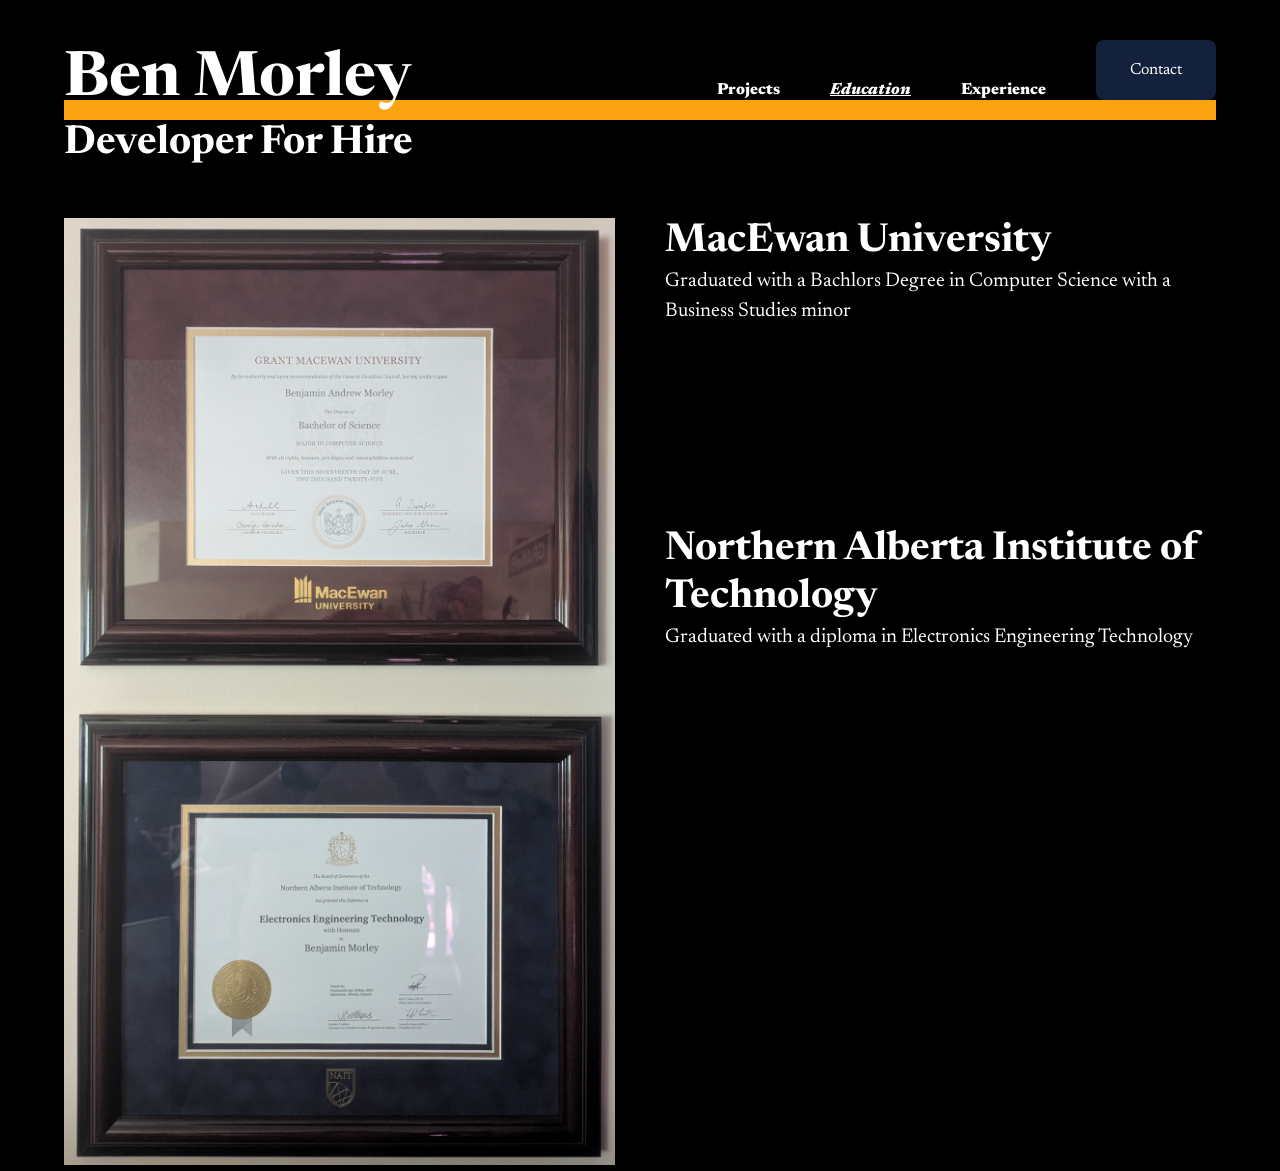
<file: education.html>
<!DOCTYPE html>
<html lang="en">
<head>
    <meta charset="UTF-8">
    <meta name="viewport" content="width=device-width, initial-scale=1.0">
    <link rel="preconnect" href="https://fonts.googleapis.com">
    <link rel="preconnect" href="https://fonts.gstatic.com" crossorigin>
    <link href="https://fonts.googleapis.com/css2?family=Newsreader:ital,opsz,wght@0,6..72,200..800;1,6..72,200..800&display=swap" rel="stylesheet">
    <title>Education</title>
    <link rel="stylesheet" href="css/app.css">
    <link rel="stylesheet" href="css/education.css">
</head>
<body>
    <div class="container">
        <header>
            <!-- Navigation -->
            <nav class="navbar">
                <a class="logo" href="index.html"><h1>Ben Morley</h1></a>
                <ul class="nav-btn-container">
                    <li><a class="nav-btn" href="projects.html">Projects</a></li>
                    <li><a class="nav-btn nav-btn-current" href="education.html">Education</a></li>
                    <li><a class="nav-btn" href="experience.html">Experience</a></li>
                    <li><a class="btn btn-primary" href="contact.html">Contact</a></li>
                </ul>
            </nav>
            <hr class="divider-bar">
            <h3 class="subtitle">Developer For Hire</h3>

        <section class="post-secondary-section">
            <div class="post-secondary-grid-container">
                
                <div>
                    <img class="post-secondary-img" src="images/degrees.jpg" alt="Picture of degrees">
                </div>
                
                <div class="post-secondary-headings-container">
                    <div>
                        <h3>MacEwan University</h3>
                        <p>
                            Graduated with a Bachlors Degree in Computer Science with a Business 
                            Studies minor
                        </p>
                    </div>
                    <div>
                        <h3>Northern Alberta Institute of Technology</h3>
                        <p>
                            Graduated with a diploma in Electronics Engineering Technology
                        </p>
                    </div>
                    
                </div>

            </div>
        </section>
        </header>

    </div>   
</body>
</html>
</file>
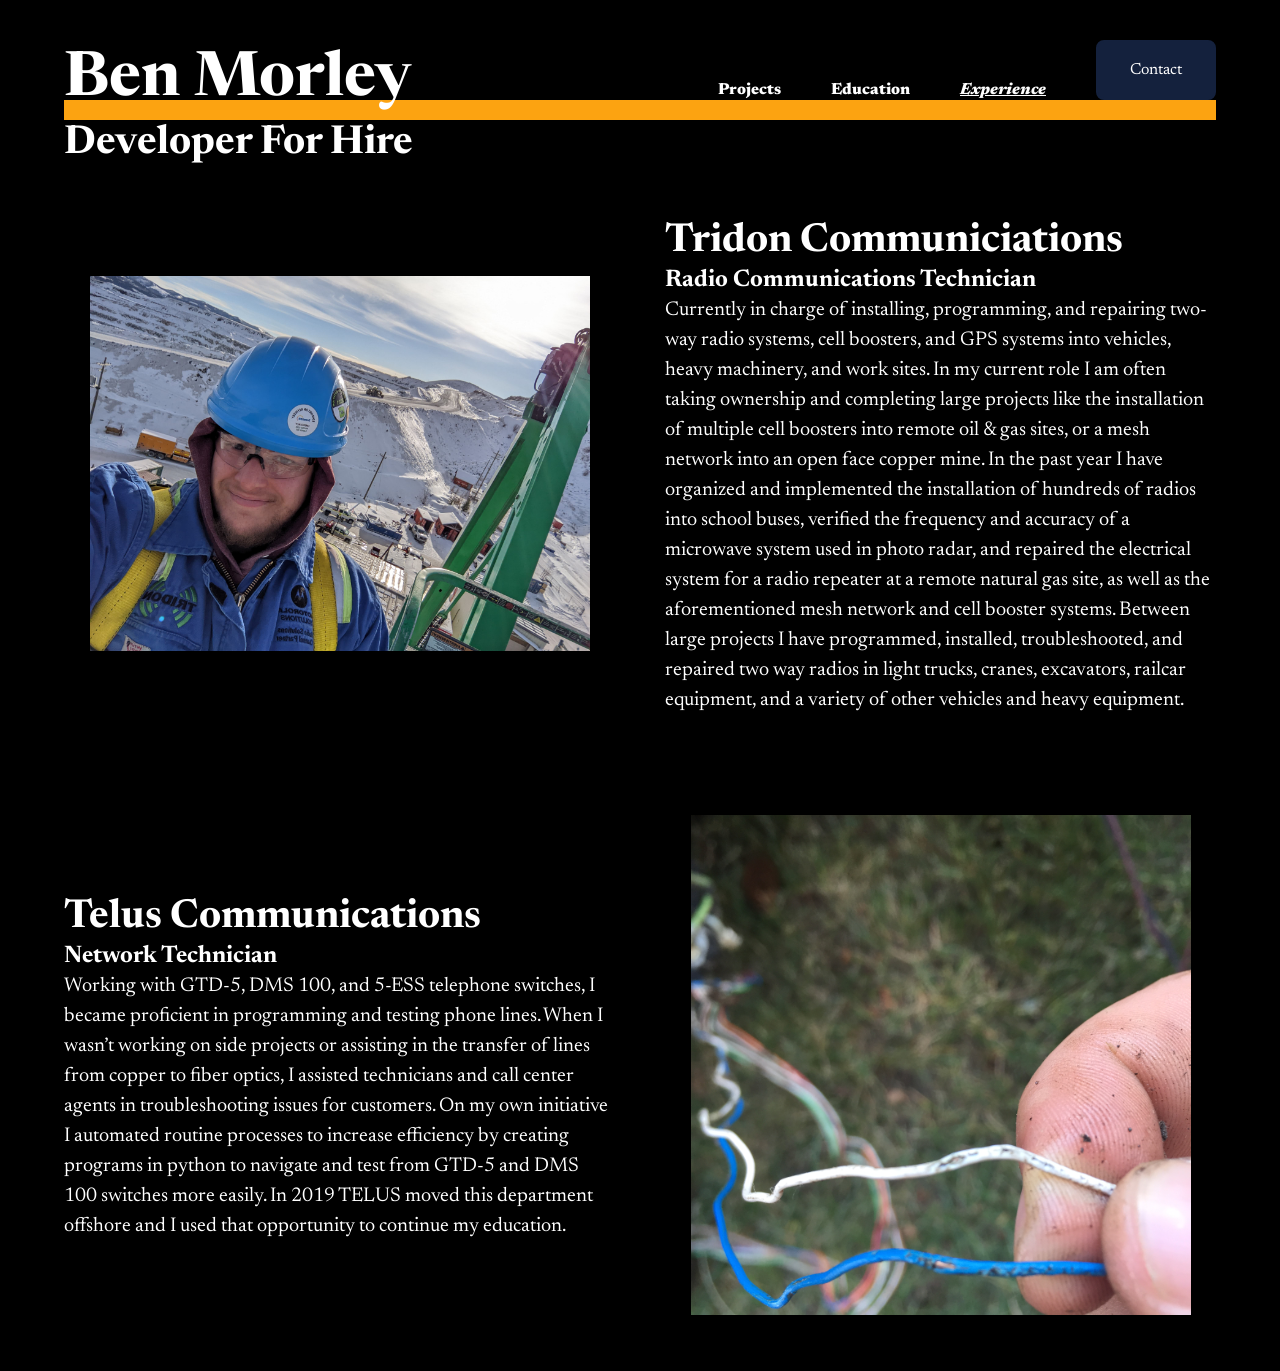
<file: experience.html>
<!DOCTYPE html>
<html lang="en">
<head>
    <meta charset="UTF-8">
    <meta name="viewport" content="width=device-width, initial-scale=1.0">
    <link rel="preconnect" href="https://fonts.googleapis.com">
    <link rel="preconnect" href="https://fonts.gstatic.com" crossorigin>
    <link href="https://fonts.googleapis.com/css2?family=Newsreader:ital,opsz,wght@0,6..72,200..800;1,6..72,200..800&display=swap" rel="stylesheet">
    <title>Experience</title>
    <link rel="stylesheet" href="css/app.css">
    <link rel="stylesheet" href="css/experience.css">
</head>
<body>
    <div class="container">
        <header>
            <!-- Navigation -->
            <nav class="navbar">
                <a class="logo" href="index.html"><h1>Ben Morley</h1></a>
                <ul class="nav-btn-container">
                    <li><a class="nav-btn" href="projects.html">Projects</a></li>
                    <li><a class="nav-btn" href="education.html">Education</a></li>
                    <li><a class="nav-btn nav-btn-current" href="experience.html">Experience</a></li>
                    <li><a class="btn btn-primary" href="contact.html">Contact</a></li>
                </ul>
            </nav>
            <hr class="divider-bar">
            <h3 class="subtitle">Developer For Hire</h3>
        </header>

        <section class="exp-section">
            <div class="exp-grid-container">
                <div>
                    <img class="exp-img" src="images/copper_mountain.jpg" alt="Ben Morley at Copper Mountain mine">
                </div>
                <div>
                    <h3>Tridon Communiciations</h3>
                    <h5>Radio Communications Technician</h5>
                    <p>
                        Currently in charge of installing, programming, 
                        and repairing two-way radio systems, cell boosters, 
                        and GPS systems into vehicles, heavy machinery, and work sites. 
                        In my current role I am often taking ownership and completing 
                        large projects like the installation of multiple cell boosters 
                        into remote oil & gas sites, or a mesh network into an open face 
                        copper mine. In the past year I have organized and implemented 
                        the installation of hundreds of radios into school buses, 
                        verified the frequency and accuracy of a microwave system used 
                        in photo radar, and repaired the electrical system for a radio 
                        repeater at a remote natural gas site, as well as the 
                        aforementioned mesh network and cell booster systems. 
                        Between large projects I have programmed, installed, 
                        troubleshooted, and repaired two way radios in light trucks, 
                        cranes, excavators, railcar equipment, and a variety of 
                        other vehicles and heavy equipment. 
                    </p>
                </div>
                <div>
                    <h3>Telus Communications</h3>
                    <h5>Network Technician</h5>
                    <p>
                        Working with GTD-5, DMS 100, and 5-ESS telephone 
                        switches, I became proficient in programming and 
                        testing phone lines. When I wasn’t working on side 
                        projects or assisting in the transfer of lines from 
                        copper to fiber optics, I assisted technicians and 
                        call center agents in troubleshooting issues for 
                        customers. On my own initiative I automated routine 
                        processes to increase efficiency by creating programs 
                        in python to navigate and test from GTD-5 and 
                        DMS 100 switches more easily.  In 2019 TELUS moved 
                        this department offshore and I used that opportunity 
                        to continue my education.
                    </p>
                </div>
                <div>
                    <img class="exp-img" src="images/wires.JPEG" alt="One pair of blue/white telephone wires">
                </div>
            </div>
        </section>
    </div>
</body>
</html>
</file>
<file: css/app.css>
/*         Style Guide

---------- TYPOGRAPHY ---------- 

FONT SIZES
12 / 16 / 20 / 24 / 32 / 40 / 48 / 62 (PX)

FONT WEIGHTS
400 / 700

LINE HEIGHTS
1.2 / 1.5

LETTER SPACING
0 / -2 (PX)

FONT FAMILY
Newsreader


---------- BORDER RADIUS ---------- 

4px / 8px / 20px

---------- SPACING SYSTEM ----------

5
10
15
20
25
30
40
50
60
70
80
90
100
125
150
200
250
300
400
500

*/

/* ------------- GLOBAL STYLES  ------------- */

:root {
  /* fontsize */
  --text-sm: 1.2rem;
  --text-base: 1.6rem;
  --text-paragraph: 2rem;
  --text-h5: 2.4rem;
  --text-h4: 3.2rem;
  --text-h3: 4.0rem;
  --text-h2: 4.8rem;
  --text-h1: 6.2rem;

  /* font weight */
  --font-weight-normal: 400;
  --font-weight-bold: 700;

  /* line hieght */
  --line-height-tight: 1.2;
  --line-height-normal: 1.5;

  /* letter spacing */
  --letter-spaceing-tight: 0px;

  /* font family */
  --font-family: 'Newsreader', serif;

/* colours */
  --primary: #14213d;
  --primary-tint: #e8eefc;
  --primary-shade: #0d1527;

  --secondary: #ffffff;
  --secondary-tint: #f8f9fa;
  --secondary-shade: #e9ecef;

  --tertiary: #fca311;
  --tertiary-tint: #fff3db;
  --tertiary-shade: #cc8000;

  --grey: #495057;
  --grey-tint: #f1f3f5;
  --grey-shade: #212529;
  --white: #ffffff;
  --black: #000000;

  /* misc */
  --nav-height: 100px;

}

* {
  box-sizing: border-box;
  margin: 0;
  padding: 0;
}

html {
  font-size: 62.5%;
}

body {
  background-color: var(--black);
  font-family: var(--font-family);
  font-weight: var(--font-weight-normal);
  line-height: var(--line-height-normal);
  color: var(--white);
}

.container {
  max-width: 1200px;
  width: 90%;
  margin: 0 auto;
}

h1, h2, h3, h4, h5 {
  font-weight: var(--font-weight-bold);
  line-height: var(--line-height-tight);
  letter-spacing: var(--letter-spaceing-tight);
  color: var(--white);
}

h1 {
  font-size: var(--text-h1);
}

h2 {
  font-size: var(--text-h2);
}

h3 {
  font-size: var(--text-h3);
}

h4 {
  font-size: var(--text-h4);
}

h5 {
  font-size: var(--text-h5);
}

p {
  font-size: var(--text-paragraph);
}

a {
  text-decoration: none;
  font-size: var(--text-base);
  display: inline-block;
}

a:link, a:visited, a:hover, a:active{
  color: var(--white);
}

span {
  display: inline-block;
}

ul {
  list-style: none;
}

.small-text{
  font-size: var(--text-sm);
}

/* ------------- COMPONENTS  ------------- */

.btn {
  font-weight: 400;
  font-size: var(--text-base);
  text-decoration: none;
  padding: 1.6rem 3.2rem;
  border-radius: 8px;
}

.btn-primary:link, .btn-primary:visited {
  background-color: var(--primary);
  color: var(--white);
  border: 2px solid var(--primary);
}

.btn-primary:hover, .btn-primary:active {
  background-color: var(--primary-shade);
  color: var(--white);
  border: 2px solid var(--primary-shade);
  transform: scale(1.05, 1.05);
  box-shadow: 0px 3px 6px 0px var(--grey);
}

.btn-primary-outline:link, .btn-primary-outline:visited {
  color: var(--primary);
  background-color: var(--white);
  border: 2px solid var(--primary);

}

.btn-primary-outline:hover, .btn-primary-outline:active {
  color: var(--primary-shade);
  background-color: var(--white);
  border: 2px solid var(--primary-shade);
  transform: scale(1.05, 1.05);
  box-shadow: 0px 3px 6px 0px var(--grey);
}

.btn-secondary:link, .btn-secondary:visited {
  background-color: var(--secondary);
  color: var(--white);
  border: 2px solid var(--secondary);
}

.btn-secondary:hover, .btn-secondary:active {
  background-color: var(--secondary-shade);
  color: var(--white);
  border: 2px solid var(--secondary-shade);
  transform: scale(1.05, 1.05);
  box-shadow: 0px 3px 6px 0px var(--grey);
}

.divider-bar {
    background-color: var(--tertiary);
    color: var(--tertiary);
    border: none;
    height: 2rem;
    margin: 0;
    padding: 0;
}

.highlight {
  color: var(--white);
  padding: .4rem 0.8rem;
  border-radius: 4px;
}

.highlight-primary {
  background-color: var(--primary);
}

.highlight-secondary {
  background-color: var(--secondary);
}

.highlight-tertiary {
  background-color: var(--tertiary);
}

.logo-md {
  width: 100px;
}

.logo-sm {
  width: 80px;
}

.chat-container {
  height: 7rem;
  width: 7rem;
  background-color: var(--tertiary);
  border-radius: 50%;
  display: flex;
  justify-content: center;
  align-items: center;
  position: fixed;
  bottom: 2rem;
  right: 2rem;
}

.chat-icon {
  width: 5rem;
  height: 5rem;
}



/* .modal {
  position: fixed;
  top: 0;
  left: 0;
  width: 100%;
  height: 100%;
  display: flex;
  flex-direction: column;
  align-items: center;
  justify-content: center;
  z-index: 999;
} */

/* ------------- SECTIONS ------------- */


/* ----- NAV BAR ----- */

.navbar { 
  height: var(--nav-height);
  display: flex;
  justify-content: space-between;
  align-items: flex-end;
}

.nav-btn-container {
  display: flex;
  list-style: none;
  gap: 5rem;
  margin: 0;
  padding: 0;

  align-items: flex-end;
}

.nav-btn {
  font-weight: 800;
  font-size: var(--text-base);
  text-decoration: none;
  color: var(--secondary); 
  display: inline-block;
  line-height: 1;
}

.nav-btn:hover, .nav-btn:active {
  color: var(--white);
  transform: scale(1.3, 1.3);
  font-style: italic; 
}

.nav-btn-current {
  font-style: italic;
  text-decoration: underline;
}

.logo {
  text-decoration: none;
  margin: 0;
  padding: 0;
}

.logo h1 {
  margin: 0;
  padding: 0;
  line-height: 0.65;
}

.logo:hover, .logo:active {
  color: var(--white);
  font-style: italic;
}

.subtitle {
  margin-bottom: 5rem;
}



/* ----- FOOTER  ----- */

.footer {
  display: flex;
  flex-direction: column;
  align-items: center;
  gap: 1rem;
  margin-bottom: 3.2rem;
}

.social-icons-container {
  display: flex;
  gap: 1.6rem;
}

.footer-links-container {
  display: flex;
  gap: 1rem;
}

.social-icons {
  width: 20px;
}

.heart-icon {
  color: var(--secondary);
}
</file>
<file: css/education.css>
/*  Education Page



*/



/* .post-secondary-section {
    display: flex;
    flex-direction: column;
    justify-content: center;
    align-items: center;
} */

.post-secondary-grid-container {
  display: grid;
  grid-template-columns: 1fr 1fr;
  column-gap: 5rem;
  align-items: top;
}

/* New class to manage the stacked headings on the right */
.post-secondary-headings-container {
  display: flex;
  flex-direction: column;
  gap: 20rem; /* Adjust this to change the space between the two h3s */
}

.post-secondary-img {
  max-width: 1000px;
  width: 100%;
  background-color: #FFFFFF;
}

.post-secondary-headings {
  margin-bottom: 2rem;
}
</file>
<file: css/experience.css>
/* Experience Page */

.exp-section {
  margin-bottom: 5rem;
}

.exp-main-heading {
  text-align: center;
  margin-bottom: 8rem;
}

.exp-grid-container {
  display: grid;
  grid-template-columns: 1fr 1fr;
  row-gap: 10rem;
  column-gap: 5rem;
  justify-items: center;
  align-items: center;
}

.exp-headings {
  margin-bottom: 2rem;
}

.exp-img {
  max-width: 500px;
  width: 100%;
}
</file>
